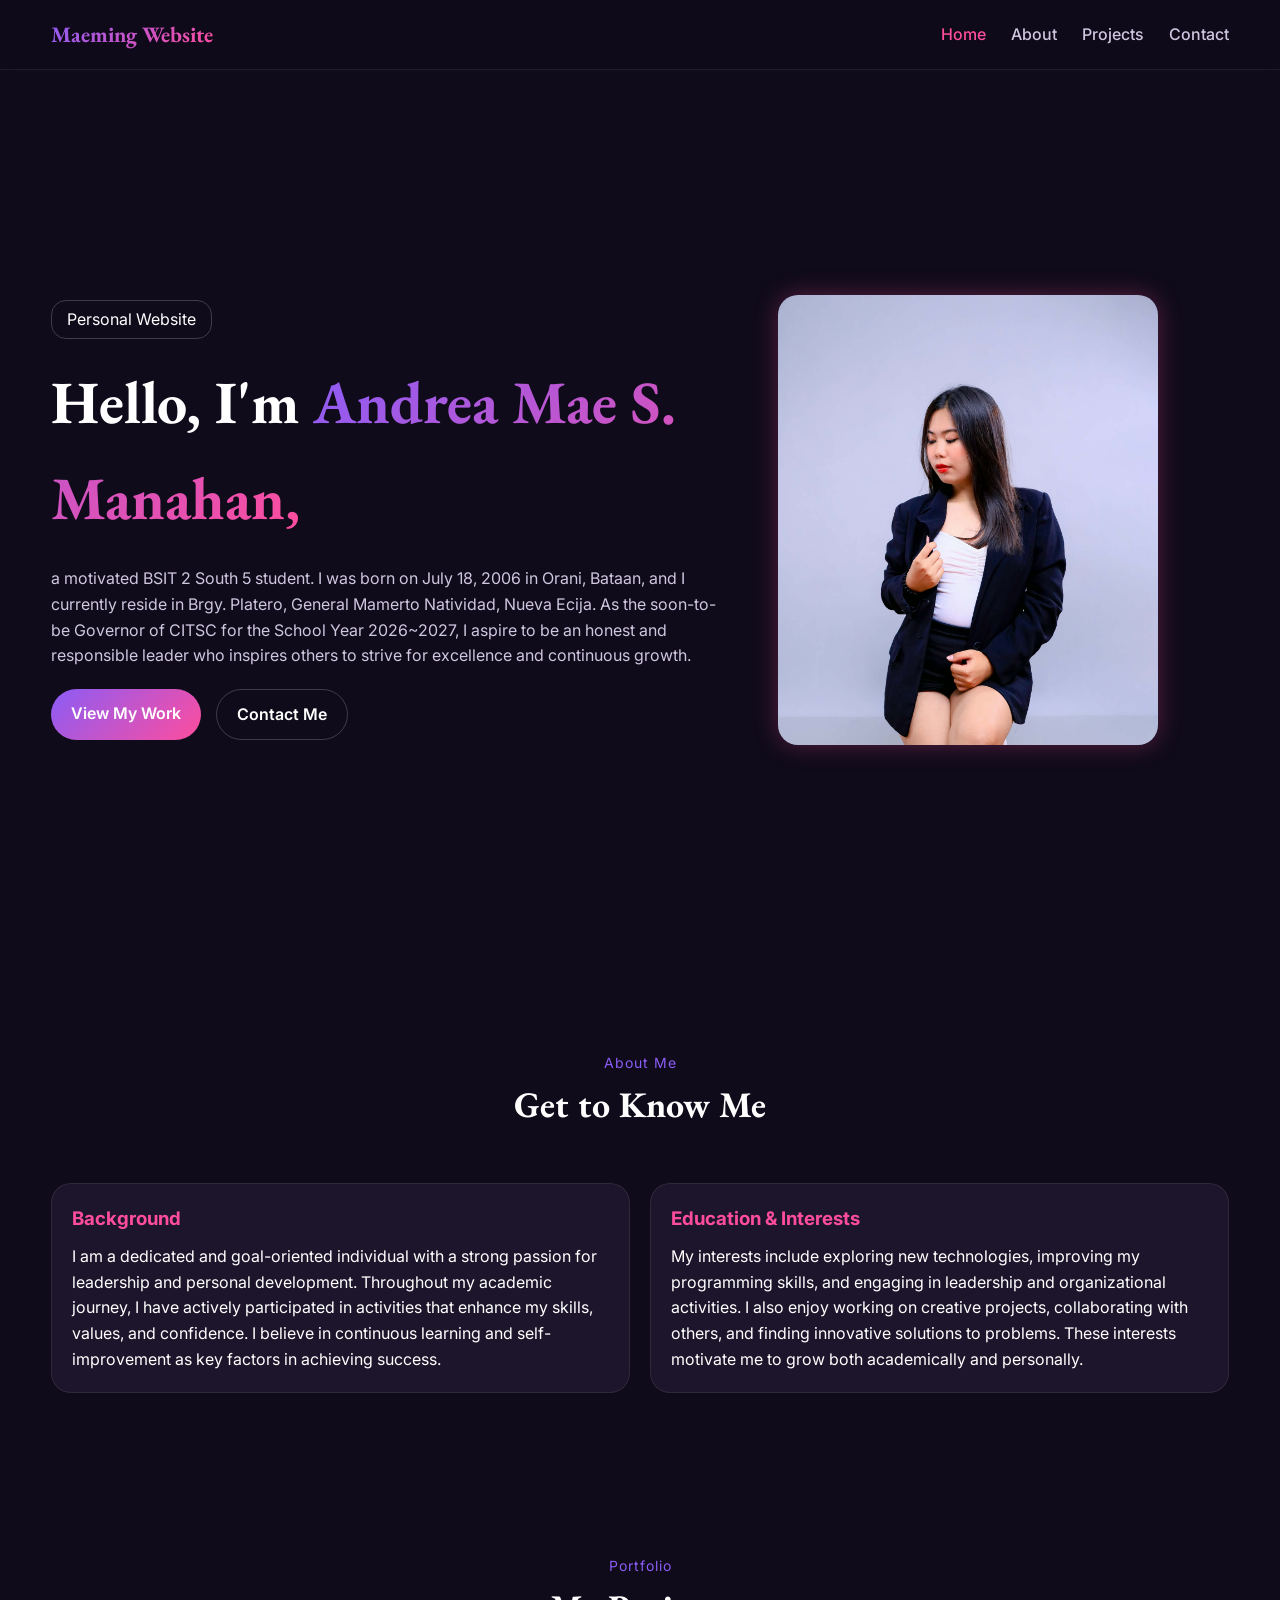
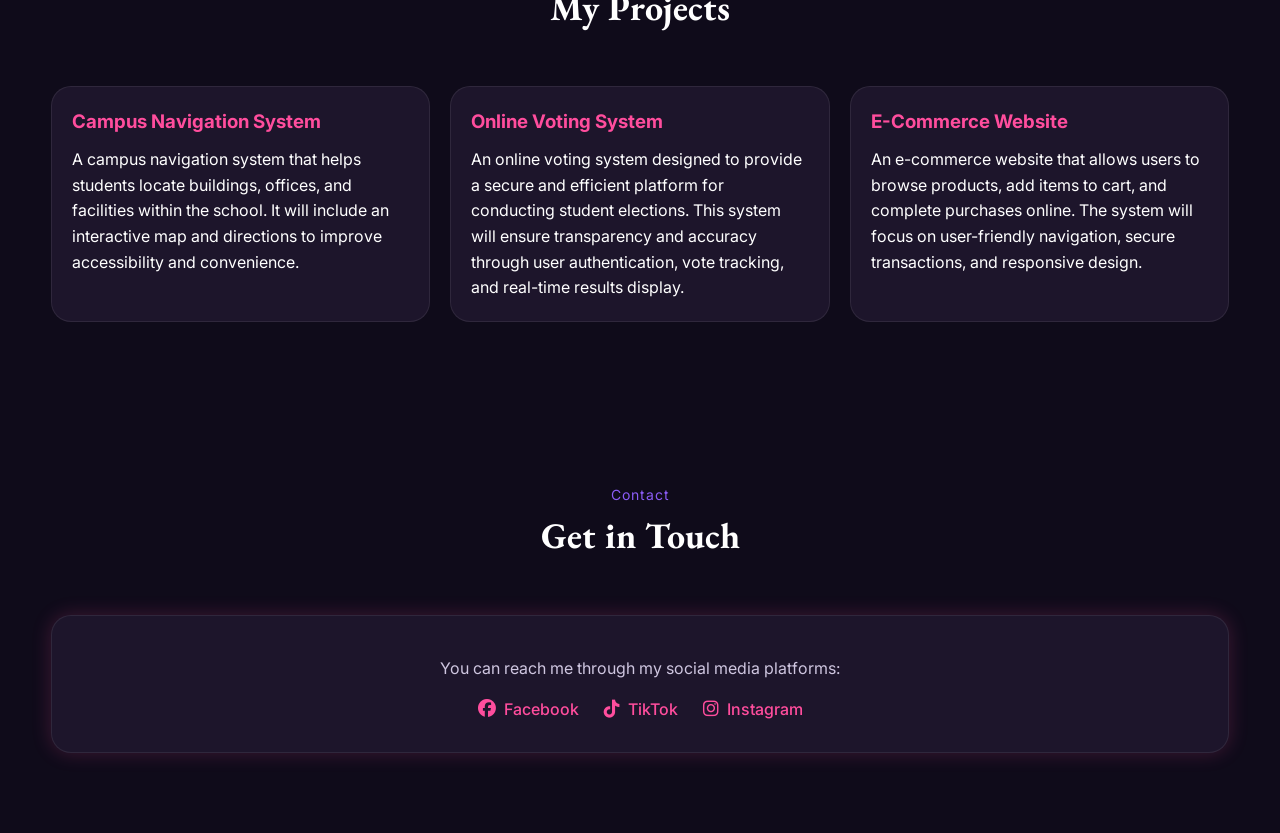
<file: index.html>
<!DOCTYPE html>
<html lang="en">
<head>
  <meta charset="UTF-8" />
  <meta name="viewport" content="width=device-width, initial-scale=1.0" />
  <title>My Personal Website</title>
  <link rel="preconnect" href="https://fonts.googleapis.com">
  <link rel="preconnect" href="https://fonts.gstatic.com" crossorigin>
  <link href="https://fonts.googleapis.com/css2?family=EB+Garamond:wght@400;500;600;700&family=Inter:wght@400;500;600;700&display=swap" rel="stylesheet">
  <link rel="stylesheet" href="https://cdnjs.cloudflare.com/ajax/libs/font-awesome/6.5.0/css/all.min.css">
  <link rel="stylesheet" href="./style/my_website.css" />
</head>
<body>
  <header class="navbar">
    <div class="nav-inner">
      <a href="#home" class="website-title">Maeming Website</a>
      <nav>
        <ul class="nav-links" id="navLinks">
          <li><a href="#home">Home</a></li>
          <li><a href="#about">About</a></li>
          <li><a href="#projects">Projects</a></li>
          <li><a href="#contact">Contact</a></li>
        </ul>
      </nav>
      <button class="menu-btn" id="menuBtn">
        <i class="fa-solid fa-bars"></i>
      </button>
    </div>
  </header>

  <main>
    <section class="home" id="home">
      <div class="container home-grid">
        <div class="home-content">
          <span class="personal-text">Personal Website</span>
          <h1>Hello, I'm <span>Andrea Mae S. Manahan,</span></h1>
          <p>
            a motivated BSIT 2 South 5 student. I was born on July 18, 2006 in Orani, Bataan, 
            and I currently reside in Brgy. Platero, General Mamerto Natividad, Nueva Ecija. 
            As the soon-to-be Governor of CITSC for the School Year 2026~2027, 
            I aspire to be an honest and responsible leader who inspires 
            others to strive for excellence and continuous growth.
          </p>
          <div class="home-btns">
            <a href="#projects" class="btn visit-btn">View My Work</a>
            <a href="#contact" class="btn contact-btn">Contact Me</a>
          </div>
        </div>

        <div class="profile-container">
            <img src="./images/home-pic.jpeg" alt="My picture">
        </div>
      </div>
    </section>

    <section id="about">
      <div class="container">
        <div class="section-title">
          <span>About Me</span>
          <h2>Get to Know Me</h2>
        </div>

        <div class="about-grid">
          <div class="card">
            <h3>Background</h3>
            <p>
              I am a dedicated and goal-oriented individual with a strong passion for leadership and personal development. 
              Throughout my academic journey, I have actively participated in activities that enhance my skills, values, and confidence. 
              I believe in continuous learning and self-improvement as key factors in achieving success.
            </p>
          </div>

          <div class="card">
            <h3>Education & Interests</h3>
            <p>
              My interests include exploring new technologies, improving my programming skills, and engaging in leadership and organizational activities. 
              I also enjoy working on creative projects, collaborating with others, and finding innovative solutions to problems. 
              These interests motivate me to grow both academically and personally.
            </p>
          </div>
        </div>
      </div>
    </section>

    <section id="projects">
      <div class="container">
        <div class="section-title">
          <span>Portfolio</span>
          <h2>My Projects</h2>
        </div>

        <div class="projects-grid">
          <article class="project-card">
            <h3>Campus Navigation System</h3>
            <p>
              A campus navigation system that helps students locate buildings, offices, and facilities within the school.
              It will include an interactive map and directions to improve accessibility and convenience.
            </p>
          </article>

          <article class="project-card">
            <h3>Online Voting System</h3>
            <p>
              An online voting system designed to provide a secure and efficient platform for conducting student elections. 
              This system will ensure transparency and accuracy through user authentication, vote tracking, and real-time results display.
            </p>
          </article>

          <article class="project-card">
            <h3>E-Commerce Website</h3>
            <p>
              An e-commerce website that allows users to browse products, add items to cart, and complete purchases online. 
              The system will focus on user-friendly navigation, secure transactions, and responsive design.
            </p>
          </article>
        </div>
      </div>
    </section>

    <section id="contact">
      <div class="container">
        <div class="section-title">
          <span>Contact</span>
          <h2>Get in Touch</h2>
        </div>

        <div class="contact-card">
            <p>You can reach me through my social media platforms:</p>

            <div class="social-links">
                <a href="https://www.facebook.com/share/1G7i9qX31x/"><i class="fab fa-facebook"></i> Facebook</a>
                <a href="https://www.tiktok.com/@_txrdea?_r=1&_t=ZS-95jRp6hzpKL"><i class="fab fa-tiktok"></i> TikTok</a>
                <a href="https://www.instagram.com/itsandreqeaa_?igsh=MWo0ZTBmNjd3a3o5Yg=="><i class="fab fa-instagram"></i> Instagram</a>
            </div>
        </div>
      </div>
    </section>
  </main>

  <script>
    const menuBtn = document.getElementById("menuBtn");
    const navLinks = document.getElementById("navLinks");
    const navItems = document.querySelectorAll(".nav-links a");
    const sections = document.querySelectorAll("section");
    const menuIcon = menuBtn.querySelector("i");

    function updateActiveLink() {
        let current = "home";
        sections.forEach(section => {
            const sectionTop = section.offsetTop - 160;

            if (window.scrollY >= sectionTop) {
                current = section.getAttribute("id");
            }
        });

        if (window.innerHeight + window.scrollY >= document.body.offsetHeight - 5) {
            current = "contact";
        }

        navItems.forEach(link => {
            link.classList.remove("active");

            if (link.getAttribute("href") === "#" + current) {
                link.classList.add("active");
            }
        });
    }

    menuBtn.addEventListener("click", () => {
        navLinks.classList.toggle("show");
        menuBtn.classList.toggle("active");

        if (menuBtn.classList.contains("active")) {
            menuIcon.classList.remove("fa-bars");
            menuIcon.classList.add("fa-xmark");
        } else {
            menuIcon.classList.remove("fa-xmark");
            menuIcon.classList.add("fa-bars");
        }
        updateActiveLink();
    });

    navItems.forEach(link => {
        link.addEventListener("click", () => {
            navLinks.classList.remove("show");
            menuBtn.classList.remove("active");

            menuIcon.classList.remove("fa-xmark");
            menuIcon.classList.add("fa-bars");

            navItems.forEach(item => item.classList.remove("active"));
            link.classList.add("active");
        });
    });

    window.addEventListener("scroll", updateActiveLink);
    window.addEventListener("load", updateActiveLink);
  </script>
</body>
</html>
</file>
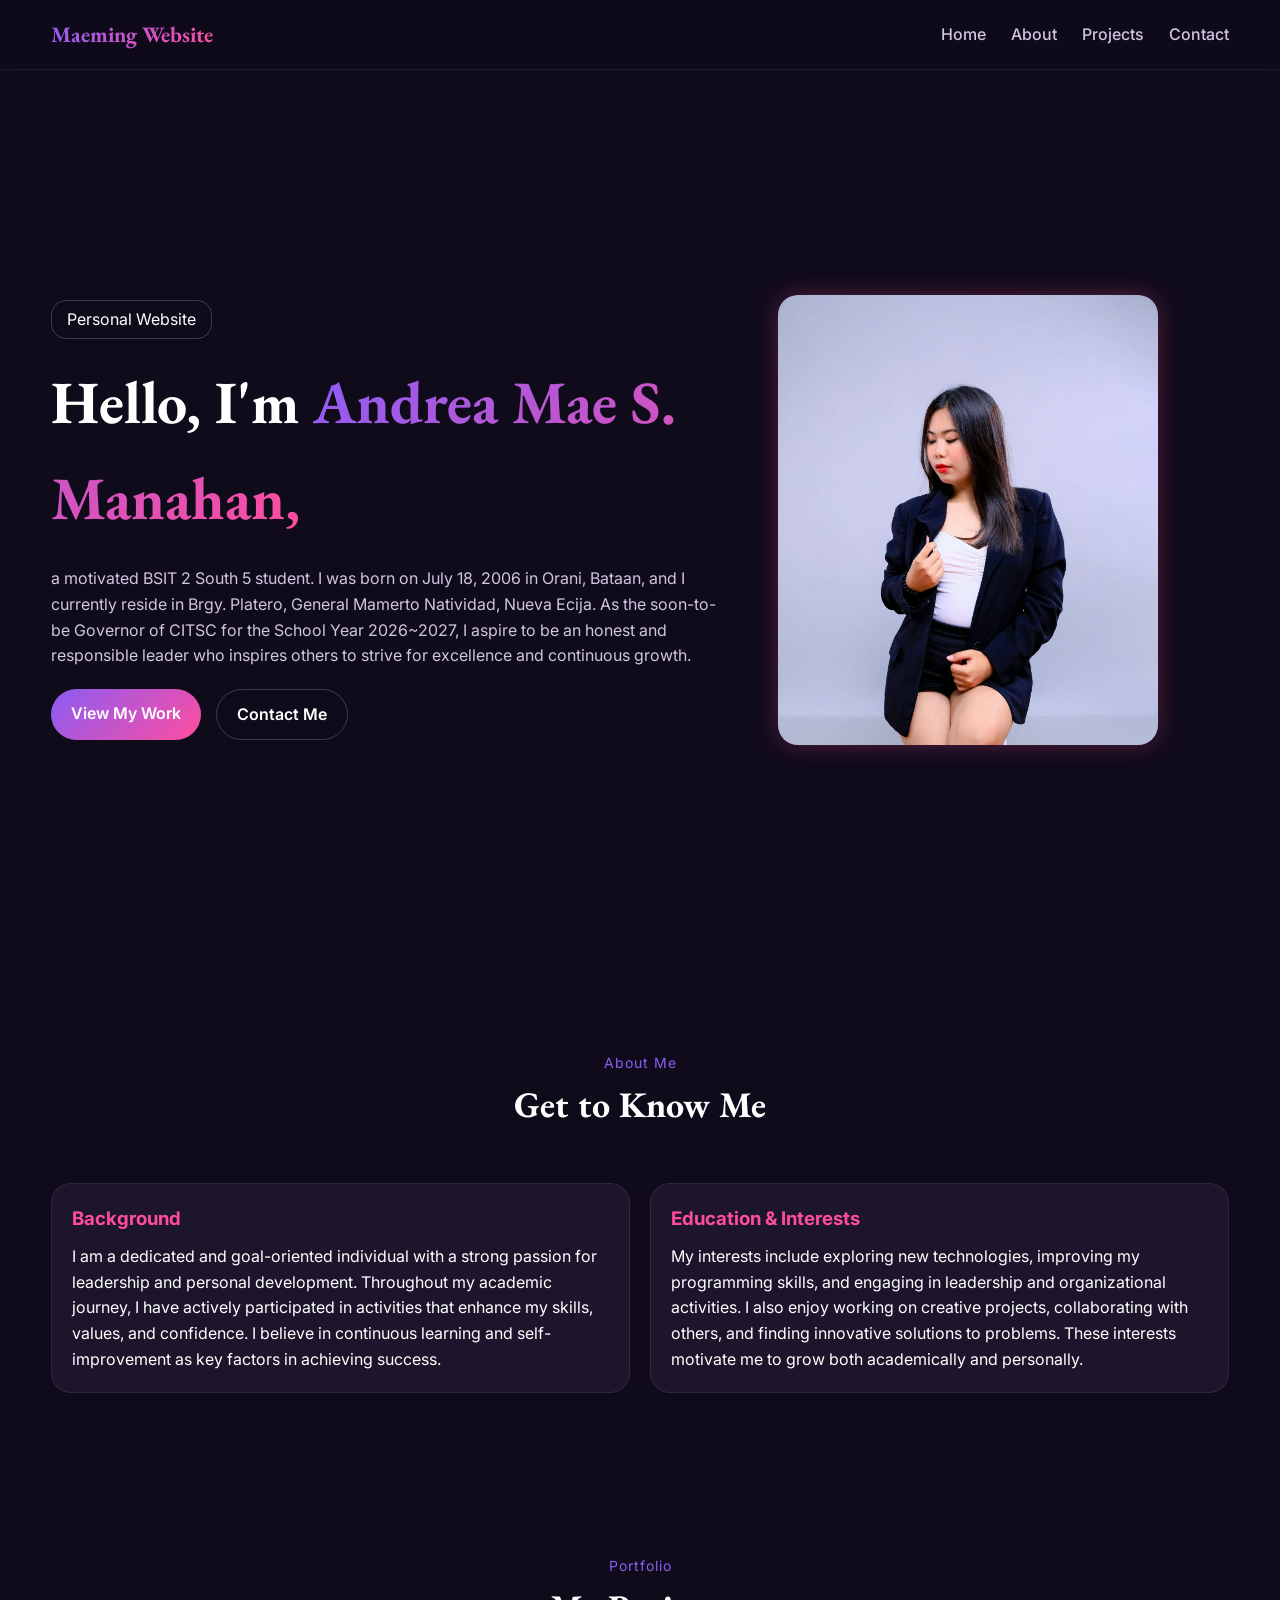
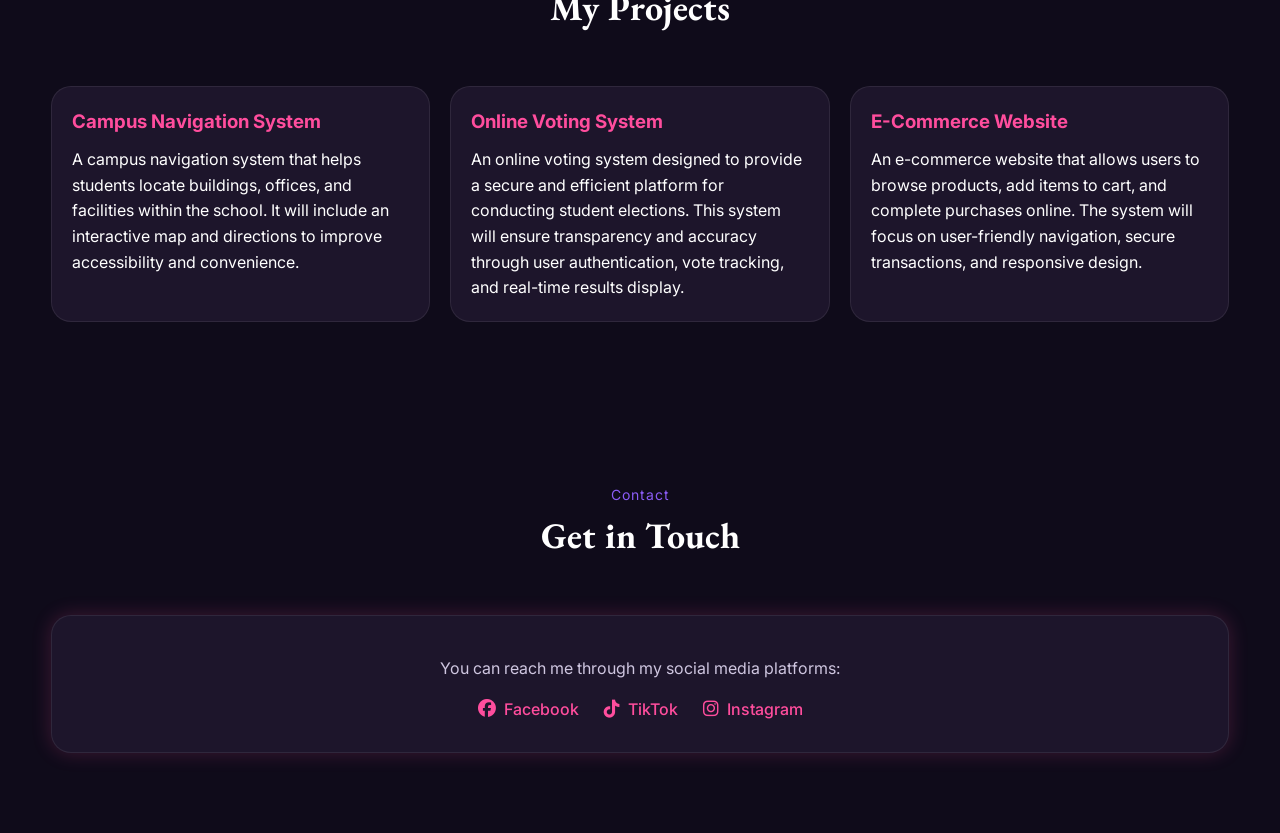
<file: pages/my_website.html>
<!DOCTYPE html>
<html lang="en">
<head>
  <meta charset="UTF-8" />
  <meta name="viewport" content="width=device-width, initial-scale=1.0" />
  <title>My Personal Website</title>
  <link rel="preconnect" href="https://fonts.googleapis.com">
  <link rel="preconnect" href="https://fonts.gstatic.com" crossorigin>
  <link href="https://fonts.googleapis.com/css2?family=EB+Garamond:wght@400;500;600;700&family=Inter:wght@400;500;600;700&display=swap" rel="stylesheet">
  <link rel="stylesheet" href="https://cdnjs.cloudflare.com/ajax/libs/font-awesome/6.5.0/css/all.min.css">
  <link rel="stylesheet" href="/style/my_website.css" />
</head>
<body>
  <header class="navbar">
    <div class="nav-inner">
      <a href="#home" class="website-title">Maeming Website</a>
      <nav>
        <ul class="nav-links" id="navLinks">
          <li><a href="#home">Home</a></li>
          <li><a href="#about">About</a></li>
          <li><a href="#projects">Projects</a></li>
          <li><a href="#contact">Contact</a></li>
        </ul>
      </nav>
      <button class="menu-btn" id="menuBtn">Menu</button>
    </div>
  </header>

  <main>
    <section class="home" id="home">
      <div class="container home-grid">
        <div class="home-content">
          <span class="personal-text">Personal Website</span>
          <h1>Hello, I'm <span>Andrea Mae S. Manahan,</span></h1>
          <p>
            a motivated BSIT 2 South 5 student. I was born on July 18, 2006 in Orani, Bataan, 
            and I currently reside in Brgy. Platero, General Mamerto Natividad, Nueva Ecija. 
            As the soon-to-be Governor of CITSC for the School Year 2026~2027, 
            I aspire to be an honest and responsible leader who inspires 
            others to strive for excellence and continuous growth.
          </p>
          <div class="home-btns">
            <a href="#projects" class="btn visit-btn">View My Work</a>
            <a href="#contact" class="btn contact-btn">Contact Me</a>
          </div>
        </div>

        <div class="profile-container">
            <img src="/images/home-pic.jpeg" alt="My picture">
        </div>
      </div>
    </section>

    <section id="about">
      <div class="container">
        <div class="section-title">
          <span>About Me</span>
          <h2>Get to Know Me</h2>
        </div>

        <div class="about-grid">
          <div class="card">
            <h3>Background</h3>
            <p>
              I am a dedicated and goal-oriented individual with a strong passion for leadership and personal development. 
              Throughout my academic journey, I have actively participated in activities that enhance my skills, values, and confidence. 
              I believe in continuous learning and self-improvement as key factors in achieving success.
            </p>
          </div>

          <div class="card">
            <h3>Education & Interests</h3>
            <p>
              My interests include exploring new technologies, improving my programming skills, and engaging in leadership and organizational activities. 
              I also enjoy working on creative projects, collaborating with others, and finding innovative solutions to problems. 
              These interests motivate me to grow both academically and personally.
            </p>
          </div>
        </div>
      </div>
    </section>

    <section id="projects">
      <div class="container">
        <div class="section-title">
          <span>Portfolio</span>
          <h2>My Projects</h2>
        </div>

        <div class="projects-grid">
          <article class="project-card">
            <h3>Campus Navigation System</h3>
            <p>
              A campus navigation system that helps students locate buildings, offices, and facilities within the school.
              It will include an interactive map and directions to improve accessibility and convenience.
            </p>
          </article>

          <article class="project-card">
            <h3>Online Voting System</h3>
            <p>
              An online voting system designed to provide a secure and efficient platform for conducting student elections. 
              This system will ensure transparency and accuracy through user authentication, vote tracking, and real-time results display.
            </p>
          </article>

          <article class="project-card">
            <h3>E-Commerce Website</h3>
            <p>
              An e-commerce website that allows users to browse products, add items to cart, and complete purchases online. 
              The system will focus on user-friendly navigation, secure transactions, and responsive design.
            </p>
          </article>
        </div>
      </div>
    </section>

    <section id="contact">
      <div class="container">
        <div class="section-title">
          <span>Contact</span>
          <h2>Get in Touch</h2>
        </div>

        <div class="contact-card">
            <p>You can reach me through my social media platforms:</p>

            <div class="social-links">
                <a href="https://www.facebook.com/share/1G7i9qX31x/"><i class="fab fa-facebook"></i> Facebook</a>
                <a href="https://www.tiktok.com/@_txrdea?_r=1&_t=ZS-95jRp6hzpKL"><i class="fab fa-tiktok"></i> TikTok</a>
                <a href="https://www.instagram.com/itsandreqeaa_?igsh=MWo0ZTBmNjd3a3o5Yg=="><i class="fab fa-instagram"></i> Instagram</a>
            </div>
        </div>
      </div>
    </section>
  </main>

  <script>
    const menuBtn = document.getElementById("menuBtn");
    const navLinks = document.getElementById("navLinks");

    menuBtn.addEventListener("click", () => {
      navLinks.classList.toggle("show");
    });
  </script>
</body>
</html>
</file>
<file: style/my_website.css>
* {
    margin: 0;
    padding: 0;
    box-sizing: border-box;
    scroll-behavior: smooth;
}

body {
    background: #0F0B1A;
    color: #FFFFFF;
    font-family: "Inter", sans-serif;
    line-height: 1.6;
}

a {
    text-decoration: none;
    color: inherit;
}

ul {
    list-style: none;
}

.container {
    width: min(92%, 1200px);
    margin: 0 auto;
}

.navbar {
    width: 100%;
    height: 70px;
    position: sticky;
    top: 0;
    z-index: 1000;
    background: rgba(15, 11, 26, 0.9);
    backdrop-filter: blur(10px);
    border-bottom: 1px solid rgba(255,255,255,0.08);
}

.nav-inner {
    width: min(92%, 1200px);
    margin: 0 auto;
    height: 100%;
    display: flex;
    align-items: center;
    justify-content: space-between;
}

.website-title {
    font-family: "EB Garamond", serif;
    font-size: 22px;
    font-weight: bold;
    background: linear-gradient(135deg, #8B5CF6, #FF4D9D);
    background-clip: text;
    -webkit-text-fill-color: transparent;
}

.nav-links {
    display: flex;
    gap: 25px;
}

.nav-links a {
    color: #CFC6E0;
    font-weight: 500;
    transition: 0.3s;
}

.nav-links a.active,
.nav-links a:hover {
    color: #FF4D9D;
}

.menu-btn {
    display: none;
    width: 42px;
    height: 42px;
    background: linear-gradient(135deg, #8B5CF6, #FF4D9D);
    color: #ffffff;
    border: none;
    border-radius: 10px;
    align-items: center;
    justify-content: center;
    cursor: pointer;
    transition: 0.3s;
}

.menu-btn:hover {
    transform: scale(1.05);
    box-shadow: 0 0 20px rgba(139, 92, 246, 0.5);
}

.menu-btn:active {
    transform: scale(0.95);
    box-shadow: 0 0 10px rgba(255, 77, 157, 0.6);
}

.menu-btn i {
    font-size: 18px;
    margin: 0;
    line-height: 1;
    transition: 0.3s ease;
}

.menu-btn.active i {
    transform: rotate(180deg);
}

.home {
    min-height: 100vh;
    display: flex;
    align-items: center;
}

.home-grid {
    display: grid;
    grid-template-columns: 1.2fr 0.8fr;
    gap: 50px;
    align-items: center;
}

.home-content {
    display: flex;
    flex-direction: column;
    align-items: flex-start;
}

.personal-text {
    padding: 6px 15px;
    border: 1px solid rgba(255, 255, 255, 0.2);
    border-radius: 15px;
}

.home h1 {
    font-size: 60px;
    font-family: "EB Garamond", serif;
    color: white;
    margin-top: 15px;
}

.home h1 span {
    background: linear-gradient(135deg, #8B5CF6, #FF4D9D);
    background-clip: text;
    -webkit-text-fill-color: transparent;
}

.home p {
    color: #CFC6E0;
    margin: 20px 0;
}

.home-btns {
    display: flex;
    gap: 15px;
}

.btn {
    padding: 12px 20px;
    border-radius: 30px;
    font-weight: 600;
    transition: 0.3s;
}

.visit-btn {
    background: linear-gradient(135deg, #8B5CF6, #FF4D9D);
    color: white;
}

.visit-btn:hover {
    transform: translateY(-2px);
    box-shadow: 0 0 20px rgba(139, 92, 246, 0.5);
}

.contact-btn {
    border: 1px solid rgba(255, 255, 255, 0.2);
    color: white;
}

.contact-btn:hover {
    transform: translateY(-2px);
    background: rgba(255, 255, 255, 0.05);
    box-shadow: 0 0 20px rgba(255, 77, 157, 0.4);
}

.profile-container {
    width: 380px;
    height: 450px;
    border-radius: 20px;
    overflow: hidden;
    display: flex;
    align-items: center;
    justify-content: center;
    box-shadow: 0 0 25px rgba(255, 77, 157, 0.3);
    background: #1D152B;
}

.profile-container img {
    width: 100%;
    height: 100%;
    object-fit: cover;
}

section {
    padding: 80px 0;
}

.section-title {
    text-align: center;
    margin-bottom: 50px;
}

.section-title span {
    color: #8B5CF6;
    font-size: 14px;
    letter-spacing: 1px;
}

.section-title h2 {
    font-size: 36px;
    font-family: "EB Garamond", serif;
}

.about-grid {
    display: grid;
    grid-template-columns: repeat(2, 1fr);
    gap: 20px;
}

.card {
    background: #1D152B;
    padding: 20px;
    border-radius: 20px;
    border: 1px solid rgba(255,255,255,0.08);
}

.card h3 {
    margin-bottom: 10px;
    color: #FF4D9D;
}

.projects-grid {
    display: grid;
    grid-template-columns: repeat(3, 1fr);
    gap: 20px;
}

.project-card {
    background: #1D152B;
    padding: 20px;
    border-radius: 20px;
    border: 1px solid rgba(255,255,255,0.08);
    transition: 0.3s;
}

.project-card:hover {
    transform: translateY(-5px);
    box-shadow: 0 0 20px rgba(255,77,157,0.4);
}

.project-card h3 {
    color: #FF4D9D;
    margin-bottom: 10px;
}

.contact-card {
    background: #1D152B;
    padding: 30px;
    border-radius: 20px;
    text-align: center;
    border: 1px solid rgba(255,255,255,0.08);
    box-shadow: 0 0 20px rgba(255,77,157,0.2);
}

.contact-card p {
    margin: 10px 0;
    color: #CFC6E0;
}

.social-links {
    display: flex;
    justify-content: center;
    gap: 25px;
    margin-top: 15px;
}

.social-links a {
    display: flex;
    align-items: center;
    gap: 8px;
    color: #FF4D9D;
    font-weight: 500;
    transition: 0.3s;
}

.social-links a i {
    font-size: 18px;
}

.social-links a:hover {
    color: #8B5CF6;
    transform: translateY(-2px);
    text-shadow: 0 0 10px rgba(139,92,246,0.6);
}

@media (max-width: 900px) {
    .about-grid,
    .projects-grid {
        grid-template-columns: 1fr;
    }
}

@media (max-width: 768px) {
    .menu-btn {
        display: flex;
        width: 42px;
        height: 42px;
        align-items: center;
        justify-content: center;
    }

    .nav-links {
        display: flex;
        position: absolute;
        top: 70px;
        left: 0;
        width: 100%;
        background: #140F20;
        flex-direction: column;
        align-items: center;
        gap: 18px;
        padding: 20px 0;
        border-bottom: 1px solid rgba(255,255,255,0.08);

        opacity: 0;
        visibility: hidden;
        transform: translateY(-15px);
        pointer-events: none;

        transition: opacity 0.3s ease, transform 0.3s ease, visibility 0.3s ease;
    }

    .nav-links.show {
        opacity: 1;
        visibility: visible;
        transform: translateY(0);
        pointer-events: auto;
    }

    .home {
        min-height: auto;
        align-items: flex-start;
        padding-top: 20px;
    }

    .home-grid {
        display: flex;
        gap: 0px;
        flex-direction: column;
        align-items: center;
        text-align: center;
    }

    .home-content {
        display: contents;
    }

    .personal-text {
        order: 1;
    }

    .profile-container {
        order: 2;
        width: 260px;
        height: 320px;
        margin: 15px 0;
    }

    .home p {
        order: 3;
        max-width: 90%;
    }

    .home-btns {
        order: 4;
        flex-direction: row;
        align-items: center;
        gap: 10px;
    }

    .home h1 {
        order: 1;
        font-size: 40px;
    }

    .btn {
        width: auto;
        padding: 10px 16px;
    }
}

@media (max-width: 480px) {
    .home h1 {
        font-size: 32px;
    }

    .profile-container {
        width: min(100%, 230px);
        height: 280px;
    }

    .home-btns {
        flex-direction: column;
        align-items: center;
    }

    .btn {
        width: 100%;
        max-width: 220px;
        text-align: center;
    }
}
</file>
